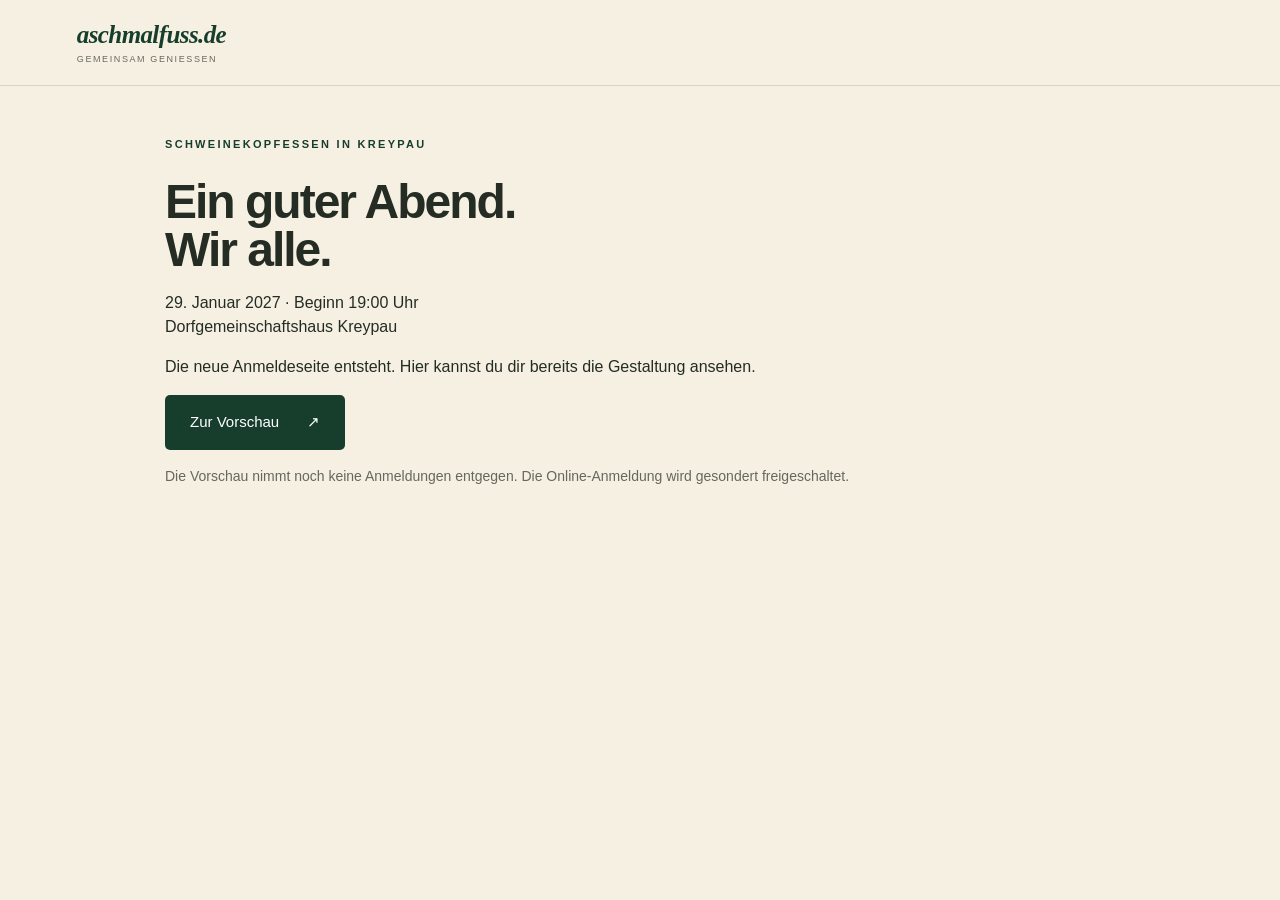
<file: index.html>
<!doctype html>
<html lang="de">
<head>
  <meta charset="utf-8">
  <meta name="viewport" content="width=device-width,initial-scale=1">
  <meta name="description" content="aschmalfuss.de – Projekte und gemeinsame Veranstaltungen.">
  <title>aschmalfuss.de · Gemeinsam genießen</title>
  <link rel="stylesheet" href="schweinekopfessen/public/style.css">
</head>
<body>
  <header><a class="brand" href="index.html">aschmalfuss.de<span>GEMEINSAM GENIESSEN</span></a></header>
  <main class="legal">
    <p class="eyebrow">SCHWEINEKOPFESSEN IN KREYPAU</p>
    <h1>Ein guter Abend.<br>Wir alle.</h1>
    <p>29. Januar 2027 · Beginn 19:00 Uhr<br>Dorfgemeinschaftshaus Kreypau</p>
    <p>Die neue Anmeldeseite entsteht. Hier kannst du dir bereits die Gestaltung ansehen.</p>
    <p><a class="pill" href="schweinekopfessen/vorschau/">Zur Vorschau <span aria-hidden="true">↗</span></a></p>
    <p class="muted">Die Vorschau nimmt noch keine Anmeldungen entgegen. Die Online-Anmeldung wird gesondert freigeschaltet.</p>
  </main>
</body>
</html>
</file>
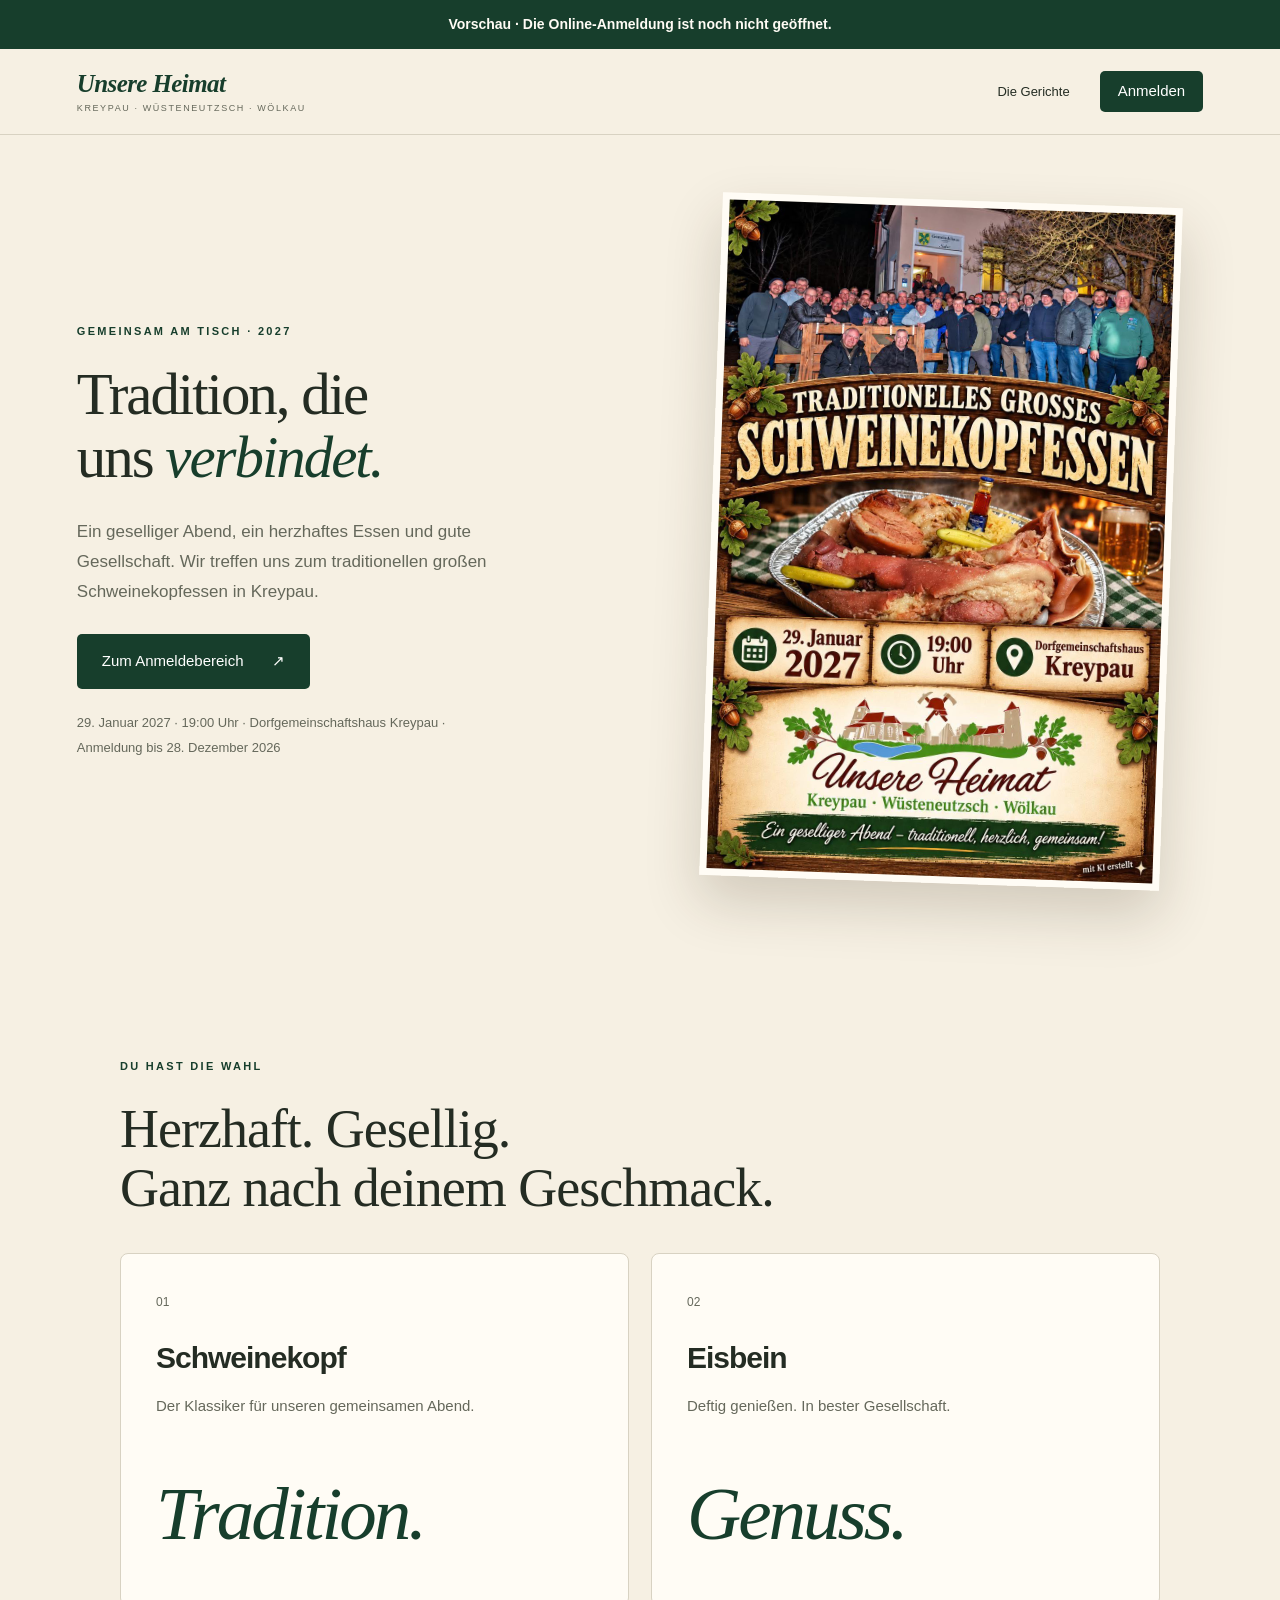
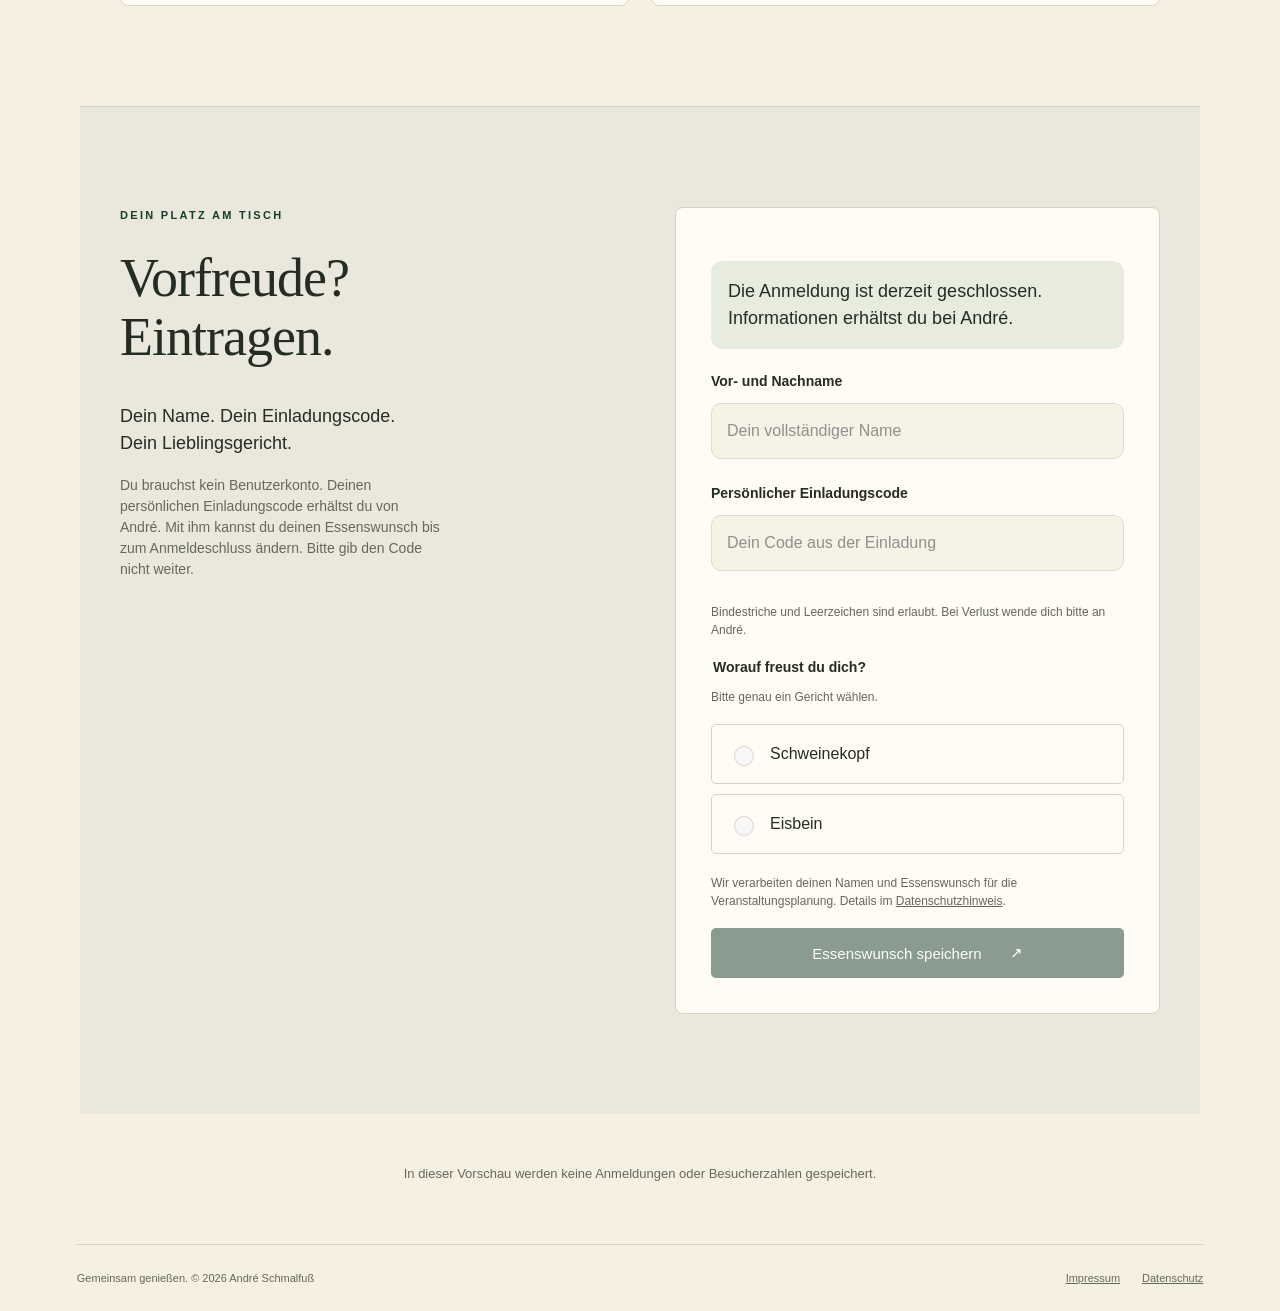
<file: schweinekopfessen/vorschau/index.html>
<!doctype html><html lang="de"><head><meta charset="utf-8"><meta name="viewport" content="width=device-width,initial-scale=1"><meta name="description" content="Gemeinsam genießen. Anmeldung zum Schweinekopfessen."><meta name="robots" content="noindex,nofollow"><link rel="stylesheet" href="preview.css"><title>Vorschau · Schweinekopfessen · Gemeinsam genießen</title><link rel="stylesheet" href="../public/style.css"></head><body><aside class="preview-banner">Vorschau · Die Online-Anmeldung ist noch nicht geöffnet.</aside>
<a class="skip" href="#anmeldung">Zur Anmeldung</a><header><a class="brand" href="../../index.html">Unsere Heimat<span>KREYPAU · WÜSTENEUTZSCH · WÖLKAU</span></a><nav><a href="#gerichte">Die Gerichte</a><a class="pill small" href="#anmeldung">Anmelden</a></nav></header>
<main><section class="hero"><div class="hero-copy"><p class="eyebrow">GEMEINSAM AM TISCH · 2027</p><h1>Tradition, die<br>uns <em>verbindet.</em></h1><p class="intro">Ein geselliger Abend, ein herzhaftes Essen und gute Gesellschaft. Wir treffen uns zum traditionellen großen Schweinekopfessen in Kreypau.</p><a class="pill" href="#anmeldung">Zum Anmeldebereich <span aria-hidden="true">↗</span></a><p class="event">29. Januar 2027 · 19:00 Uhr · Dorfgemeinschaftshaus Kreypau · Anmeldung bis 28. Dezember 2026</p></div><a class="poster" href="../public/assets/plakat.jpeg" target="_blank" rel="noopener" aria-label="Veranstaltungsplakat in voller Größe öffnen"><img src="../public/assets/plakat.jpeg" alt="Veranstaltungsplakat zum Schweinekopfessen mit Gruppenfoto und Heimatmotiv" width="1024" height="1536"></a></section>
<section id="gerichte" class="section"><p class="eyebrow">DU HAST DIE WAHL</p><h2>Herzhaft. Gesellig.<br>Ganz nach deinem Geschmack.</h2><div class="dishes"><article><span class="number">01</span><h3>Schweinekopf</h3><p>Der Klassiker für unseren gemeinsamen Abend.</p><span class="dish-word" aria-hidden="true">Tradition.</span></article><article><span class="number">02</span><h3>Eisbein</h3><p>Deftig genießen. In bester Gesellschaft.</p><span class="dish-word" aria-hidden="true">Genuss.</span></article></div></section>
<section id="anmeldung" class="section signup"><div><p class="eyebrow">DEIN PLATZ AM TISCH</p><h2>Vorfreude?<br>Eintragen.</h2><p>Dein Name. Dein Einladungscode.<br>Dein Lieblingsgericht.</p><p class="muted">Du brauchst kein Benutzerkonto. Deinen persönlichen Einladungscode erhältst du von André. Mit ihm kannst du deinen Essenswunsch bis zum Anmeldeschluss ändern. Bitte gib den Code nicht weiter.</p></div><div class="form-card">
<p class="notice">Die Anmeldung ist derzeit geschlossen. Informationen erhältst du bei André.</p><div class="preview-form">

<label for="name">Vor- und Nachname</label><input disabled id="name" name="name" autocomplete="name" maxlength="200" required placeholder="Dein vollständiger Name" value="">
<label for="invitation">Persönlicher Einladungscode</label><input disabled id="invitation" name="invitation" autocomplete="off" spellcheck="false" maxlength="64" required aria-describedby="code-hint" placeholder="Dein Code aus der Einladung"><p id="code-hint" class="hint">Bindestriche und Leerzeichen sind erlaubt. Bei Verlust wende dich bitte an André.</p>
<div class="honey" aria-hidden="true"><label>Webseite<input disabled name="website" tabindex="-1" autocomplete="off"></label></div>
<fieldset><legend>Worauf freust du dich?</legend><p class="hint">Bitte genau ein Gericht wählen.</p>
<label class="choice"><input disabled type="radio" name="meal" value="schweinekopf" required ><span>Schweinekopf</span></label>
<label class="choice"><input disabled type="radio" name="meal" value="eisbein" required ><span>Eisbein</span></label></fieldset>
<p class="hint">Wir verarbeiten deinen Namen und Essenswunsch für die Veranstaltungsplanung. Details im <a href="rechtliches.html#datenschutz">Datenschutzhinweis</a>.</p><button class="pill" disabled>Essenswunsch speichern <span aria-hidden="true">↗</span></button></div></div></section>
<p class="preview-note">In dieser Vorschau werden keine Anmeldungen oder Besucherzahlen gespeichert.</p></main><footer><span>Gemeinsam genießen. © 2026 André Schmalfuß</span><div><a href="rechtliches.html">Impressum</a><a href="rechtliches.html#datenschutz">Datenschutz</a></div></footer></body></html>
</file>
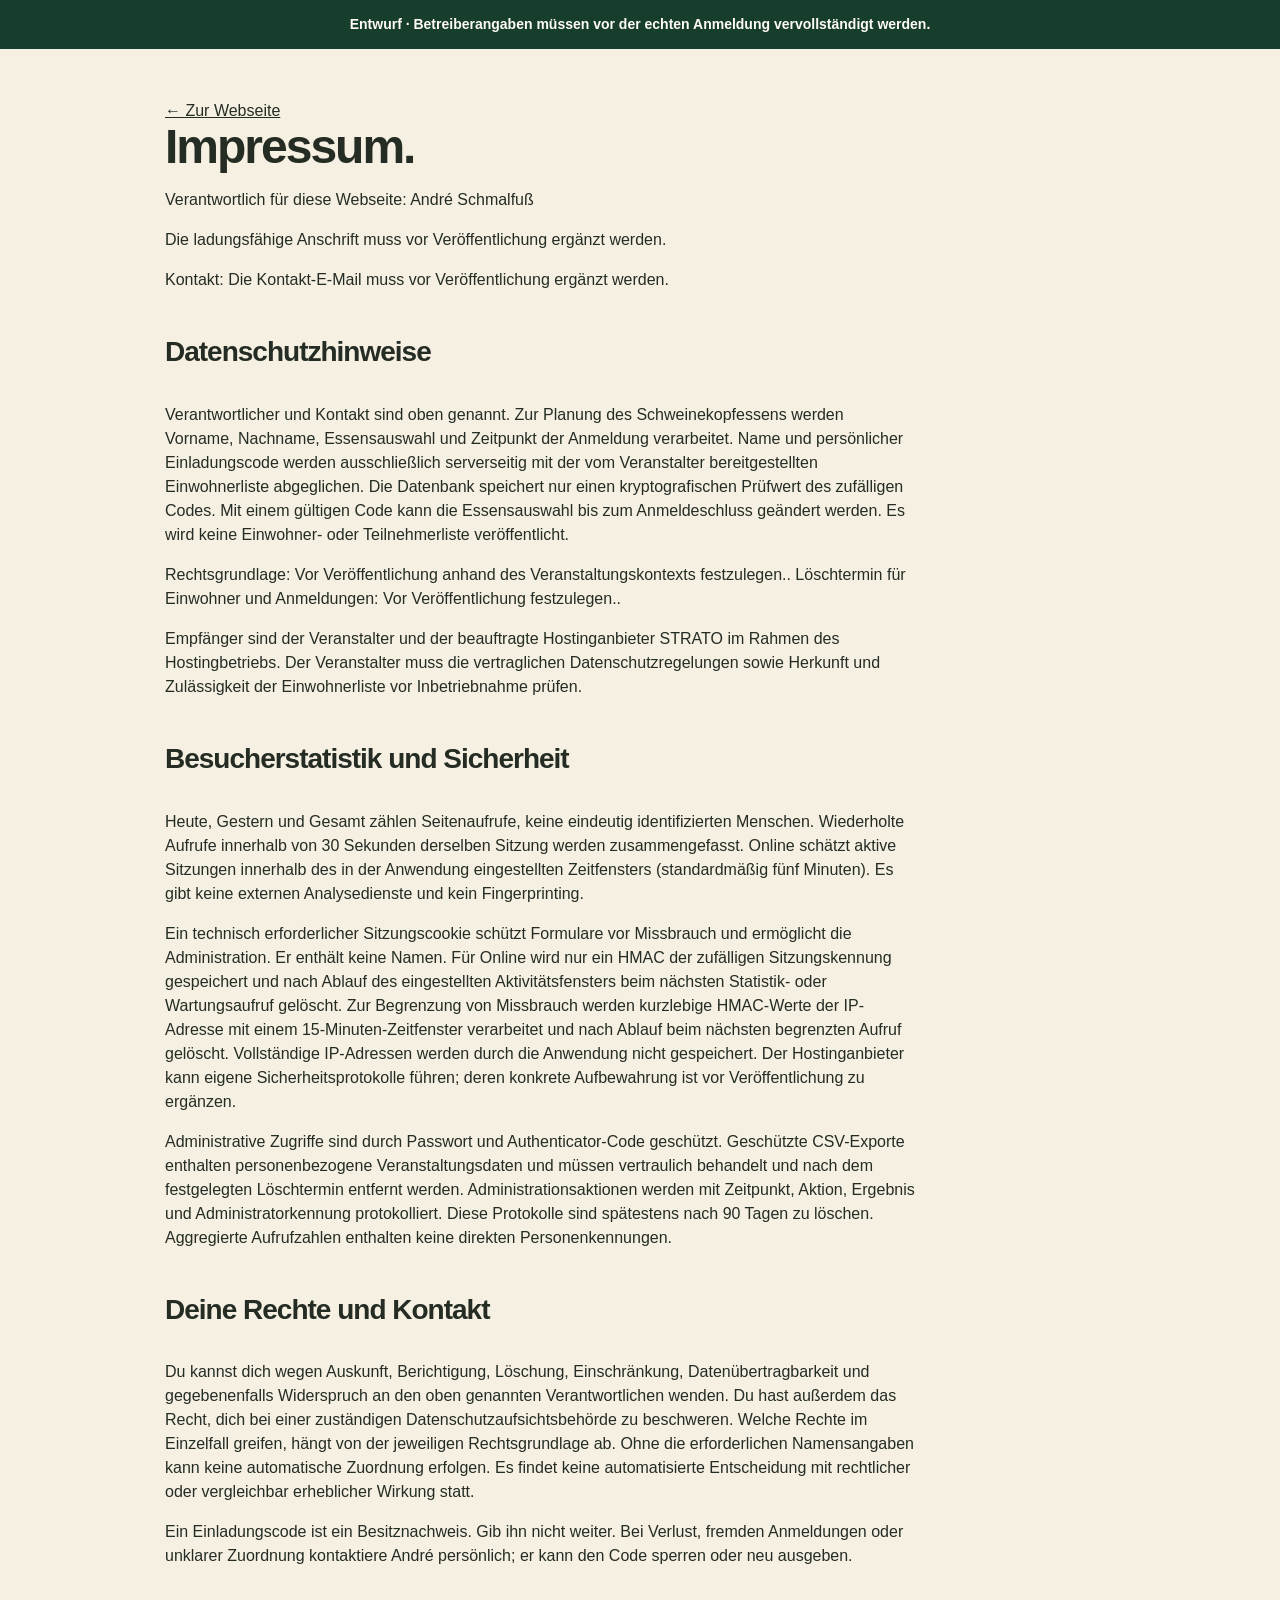
<file: schweinekopfessen/vorschau/rechtliches.html>
<!doctype html><html lang="de"><head><meta charset="utf-8"><meta name="viewport" content="width=device-width,initial-scale=1"><meta name="robots" content="noindex,nofollow"><link rel="stylesheet" href="preview.css"><title>Vorschau · Impressum & Datenschutz · Schweinekopfessen</title><link rel="stylesheet" href="../public/style.css"></head><body><aside class="preview-banner">Entwurf · Betreiberangaben müssen vor der echten Anmeldung vervollständigt werden.</aside><main class="legal"><a href="index.html">← Zur Webseite</a><h1>Impressum.</h1><p>Verantwortlich für diese Webseite: André Schmalfuß</p><p>Die ladungsfähige Anschrift muss vor Veröffentlichung ergänzt werden.</p><p>Kontakt: Die Kontakt-E-Mail muss vor Veröffentlichung ergänzt werden.</p><h2 id="datenschutz">Datenschutzhinweise</h2><p>Verantwortlicher und Kontakt sind oben genannt. Zur Planung des Schweinekopfessens werden Vorname, Nachname, Essensauswahl und Zeitpunkt der Anmeldung verarbeitet. Name und persönlicher Einladungscode werden ausschließlich serverseitig mit der vom Veranstalter bereitgestellten Einwohnerliste abgeglichen. Die Datenbank speichert nur einen kryptografischen Prüfwert des zufälligen Codes. Mit einem gültigen Code kann die Essensauswahl bis zum Anmeldeschluss geändert werden. Es wird keine Einwohner- oder Teilnehmerliste veröffentlicht.</p><p>Rechtsgrundlage: Vor Veröffentlichung anhand des Veranstaltungskontexts festzulegen.. Löschtermin für Einwohner und Anmeldungen: Vor Veröffentlichung festzulegen..</p><p>Empfänger sind der Veranstalter und der beauftragte Hostinganbieter STRATO im Rahmen des Hostingbetriebs. Der Veranstalter muss die vertraglichen Datenschutzregelungen sowie Herkunft und Zulässigkeit der Einwohnerliste vor Inbetriebnahme prüfen.</p><h2>Besucherstatistik und Sicherheit</h2><p>Heute, Gestern und Gesamt zählen Seitenaufrufe, keine eindeutig identifizierten Menschen. Wiederholte Aufrufe innerhalb von 30 Sekunden derselben Sitzung werden zusammengefasst. Online schätzt aktive Sitzungen innerhalb des in der Anwendung eingestellten Zeitfensters (standardmäßig fünf Minuten). Es gibt keine externen Analysedienste und kein Fingerprinting.</p><p>Ein technisch erforderlicher Sitzungscookie schützt Formulare vor Missbrauch und ermöglicht die Administration. Er enthält keine Namen. Für Online wird nur ein HMAC der zufälligen Sitzungskennung gespeichert und nach Ablauf des eingestellten Aktivitätsfensters beim nächsten Statistik- oder Wartungsaufruf gelöscht. Zur Begrenzung von Missbrauch werden kurzlebige HMAC-Werte der IP-Adresse mit einem 15-Minuten-Zeitfenster verarbeitet und nach Ablauf beim nächsten begrenzten Aufruf gelöscht. Vollständige IP-Adressen werden durch die Anwendung nicht gespeichert. Der Hostinganbieter kann eigene Sicherheitsprotokolle führen; deren konkrete Aufbewahrung ist vor Veröffentlichung zu ergänzen.</p><p>Administrative Zugriffe sind durch Passwort und Authenticator-Code geschützt. Geschützte CSV-Exporte enthalten personenbezogene Veranstaltungsdaten und müssen vertraulich behandelt und nach dem festgelegten Löschtermin entfernt werden. Administrationsaktionen werden mit Zeitpunkt, Aktion, Ergebnis und Administratorkennung protokolliert. Diese Protokolle sind spätestens nach 90 Tagen zu löschen. Aggregierte Aufrufzahlen enthalten keine direkten Personenkennungen.</p><h2>Deine Rechte und Kontakt</h2><p>Du kannst dich wegen Auskunft, Berichtigung, Löschung, Einschränkung, Datenübertragbarkeit und gegebenenfalls Widerspruch an den oben genannten Verantwortlichen wenden. Du hast außerdem das Recht, dich bei einer zuständigen Datenschutzaufsichtsbehörde zu beschweren. Welche Rechte im Einzelfall greifen, hängt von der jeweiligen Rechtsgrundlage ab. Ohne die erforderlichen Namensangaben kann keine automatische Zuordnung erfolgen. Es findet keine automatisierte Entscheidung mit rechtlicher oder vergleichbar erheblicher Wirkung statt.</p><p>Ein Einladungscode ist ein Besitznachweis. Gib ihn nicht weiter. Bei Verlust, fremden Anmeldungen oder unklarer Zuordnung kontaktiere André persönlich; er kann den Code sperren oder neu ausgeben.</p></main></body></html>
</file>
<file: schweinekopfessen/public/style.css>
@charset "UTF-8";
:root{color-scheme:light dark;--bg:#f5f5f7;--paper:#fff;--text:#20201f;--muted:#66665f;--line:#d8d8d2;--accent:#375b3c;--soft:#e9ede5}*{box-sizing:border-box}html{scroll-behavior:smooth;scroll-padding-top:100px}body{margin:0;background:var(--bg);color:var(--text);font-family:Inter,-apple-system,BlinkMacSystemFont,"Segoe UI",sans-serif;line-height:1.5}a{color:inherit}header{height:86px;padding:0 6%;display:flex;align-items:center;justify-content:space-between;background:var(--paper);border-bottom:1px solid var(--line)}.brand{font-size:19px;font-weight:750;letter-spacing:-.6px;text-decoration:none}.brand span{display:block;font-size:9px;letter-spacing:2px;color:var(--muted)}nav{display:flex;align-items:center;gap:30px;font-size:13px}nav>a{text-decoration:none}.pill{display:inline-flex;align-items:center;justify-content:center;gap:28px;padding:16px 25px;border:0;border-radius:99px;background:var(--accent);color:white;text-decoration:none;font:600 15px inherit;font-size:15px;cursor:pointer}.pill.small{padding:9px 18px}.pill:disabled{opacity:.5;cursor:not-allowed}.hero{text-align:center;padding:75px 24px 0;overflow:hidden}.eyebrow{font-size:11px;letter-spacing:2.3px;font-weight:750;color:var(--accent);margin:0 0 25px}h1{font-size:clamp(54px,7.7vw,104px);letter-spacing:-.067em;line-height:1.02;margin:0;font-weight:750}h1>span{color:var(--accent)}.intro{font-size:19px;color:var(--muted);margin:30px auto 25px}.event{font-size:12px;color:var(--muted);margin:22px 0 38px}.table-art{position:relative;margin:auto;max-width:1040px;height:330px;border-radius:30px 30px 0 0;background:linear-gradient(120deg,#d9dfd0,#a5b496);overflow:hidden;display:grid;place-items:center}.plate{width:360px;height:360px;border-radius:50%;background:#f2ede0;box-shadow:9px 20px 35px #35422d45,inset 0 0 0 3px #ffffff88;display:grid;place-items:center;transform:rotate(-12deg);z-index:1}.inner-plate{border:2px solid #d5d1c4;border-radius:50%;width:280px;height:280px;display:flex;align-items:center;justify-content:center;flex-direction:column;color:#4a5740;font-size:29px;line-height:1.3;letter-spacing:-1px;box-shadow:inset 0 4px 10px #6c725115}.inner-plate em{font-family:Georgia,serif;font-size:24px}.napkin{position:absolute;background:#667851;width:190px;height:340px;right:12%;top:40px;transform:rotate(22deg);box-shadow:0 8px 20px #23311f30}.table-caption{position:absolute;left:35px;bottom:25px;font-size:9px;letter-spacing:2px;color:#35442c}.section{max-width:1120px;margin:auto;padding:100px 40px}h2{font-size:clamp(34px,4.3vw,54px);line-height:1.1;letter-spacing:-2px;margin:0 0 35px}h3{font-size:30px;letter-spacing:-1px;margin:22px 0 8px}.dishes{display:grid;grid-template-columns:1fr 1fr;gap:22px}.dishes article{background:var(--paper);border-radius:25px;padding:35px;overflow:hidden}.number{font-size:12px;color:var(--muted)}.dishes p{color:var(--muted);font-size:15px}.dish-word{display:block;font-family:Georgia,serif;font-style:italic;font-size:clamp(40px,6vw,75px);color:var(--accent);margin-top:40px;letter-spacing:-3px}.signup{display:grid;grid-template-columns:1fr 1fr;gap:70px;border-top:1px solid var(--line)}.signup>div>p{font-size:18px}.signup .eyebrow{font-size:11px}.muted{color:var(--muted);font-size:14px!important;max-width:320px}.form-card{padding:35px;border-radius:26px;background:var(--paper)}form>label,legend{font-weight:650;font-size:14px}input:not([type=checkbox]):not([type=radio]):not([type=hidden]),textarea,select{width:100%;padding:15px;font:inherit;color:var(--text);background:var(--bg);border:1px solid var(--line);border-radius:10px;margin:10px 0 22px}fieldset{border:0;margin:0;padding:0}.hint{font-size:12px;color:var(--muted);margin:10px 0 18px}.choice{display:flex;align-items:center;gap:13px;padding:17px;border:1px solid var(--line);border-radius:12px;margin:10px 0;cursor:pointer}.choice:has(:checked){border-color:var(--accent);background:var(--soft)}input[type=checkbox],input[type=radio]{width:20px;height:20px;accent-color:var(--accent)}form>.pill{width:100%}.notice{padding:17px;background:var(--soft);border-radius:12px;font-size:14px;margin-bottom:20px}.error{border:1px solid #a44838}.honey{position:absolute;left:-9999px}.stats{max-width:700px;margin:0 auto 70px;display:flex;justify-content:space-around;flex-wrap:wrap;text-align:center}.stats div{width:25%}.stats strong{display:block;font-size:25px;letter-spacing:-1px}.stats span,.stats p{font-size:11px;color:var(--muted)}.stats p{width:100%;margin-top:22px}footer{border-top:1px solid var(--line);margin:0 6%;padding:25px 0;display:flex;justify-content:space-between;gap:20px;font-size:11px;color:var(--muted)}footer div{display:flex;gap:22px}.skip{position:absolute;left:15px;top:-80px;z-index:9;background:var(--paper);padding:15px}.skip:focus{top:10px}:focus-visible{outline:3px solid #6198da;outline-offset:5px}.legal,.admin{max-width:1000px;margin:auto;padding:50px 25px}.legal h1,.admin h1{font-size:48px;letter-spacing:-2px}.legal h2,.admin h2{font-size:28px;margin-top:45px;letter-spacing:-1px}.legal p{max-width:750px}.admin form{max-width:500px;margin:25px 0}.table-wrap{overflow:auto}table{border-collapse:collapse;width:100%;font-size:14px}td,th{text-align:left;padding:14px;border-bottom:1px solid var(--line)}td form{margin:0!important}.admin button{padding:10px}.admin textarea{min-height:160px}@media(max-width:700px){header{height:75px;padding:0 20px}nav>a:first-child{display:none}.hero{padding-top:55px}.intro{font-size:16px}.section{padding:65px 22px}.dishes,.signup{grid-template-columns:1fr;gap:22px}.form-card{padding:23px}.table-art{height:240px}.plate{width:280px;height:280px}.inner-plate{width:220px;height:220px;font-size:25px}.inner-plate em{font-size:20px}.napkin{right:-10px}.table-caption{display:none}footer{flex-direction:column}.stats{padding:0 20px}.signup h2{margin-bottom:20px}}@media(prefers-color-scheme:dark){:root{--bg:#161815;--paper:#22251f;--text:#f2f3ed;--muted:#b1b7a9;--line:#434b3d;--accent:#91b887;--soft:#303f2b}.pill{background:#a3c095;color:#172113}.table-art{filter:brightness(.8)}}@media(prefers-reduced-motion:reduce){html{scroll-behavior:auto}*{animation:none!important;transition:none!important}}

.resident{border:1px solid var(--line);border-radius:12px;padding:18px;margin:12px 0}.resident summary{cursor:pointer;font-weight:600}.resident button{margin:5px 4px 5px 0}.invitation-code{display:block;font-size:18px;overflow-wrap:anywhere}.admin td form{min-width:180px}.admin input[type=file]{font-size:13px}

/* Plakatgestaltung: gemeinsame Oberfläche für Anwendung und Vorschau. */
:root{color-scheme:light;--bg:#f6f0e3;--paper:#fffcf5;--text:#242c23;--muted:#65685b;--line:#d8d2c2;--accent:#173e2c;--soft:#e8ecdf}
header{background:var(--bg)}.brand{font:italic bold 25px Georgia,serif;color:var(--accent)}.brand span{font:9px Arial,sans-serif;letter-spacing:1.6px;margin-top:5px}.pill{border-radius:5px;background:var(--accent);color:#fff}.hero{display:grid;grid-template-columns:minmax(0,1fr) minmax(0,1fr);align-items:center;gap:7%;max-width:1370px;margin:auto;padding:65px 6% 75px;text-align:left;overflow:visible}.hero h1{font:clamp(40px,4.6vw,68px)/1.06 Georgia,serif;letter-spacing:-2px}.hero h1 em{font-weight:400;color:var(--accent)}.hero .intro{font-size:17px;line-height:1.75;max-width:440px;margin:28px 0}.hero .event{font-size:13px;line-height:1.9;max-width:420px;margin-bottom:0}.poster{display:block;width:100%;max-width:460px;margin:auto;border:7px solid var(--paper);box-shadow:0 25px 55px #33241130;transform:rotate(2deg)}.poster img{display:block;width:100%;height:auto}.section h2{font-family:Georgia,serif;font-weight:400;letter-spacing:-1px}.dishes article,.form-card{border-radius:8px;border:1px solid var(--line)}.signup{background:#eae8dc}.choice{border-radius:5px}.stats{padding-top:35px}.preview-note{padding-top:20px}
@media(max-width:760px){.hero{grid-template-columns:minmax(0,1fr);gap:35px;padding:38px 6% 55px}.hero h1{font-size:clamp(38px,10vw,54px)}.poster{max-width:380px;transform:none}.brand{font-size:21px}.brand span{font-size:8px;letter-spacing:1px}.signup{grid-template-columns:1fr}.hero .intro{font-size:16px}}
@media(max-width:380px){header{gap:12px}.brand{font-size:19px;min-width:0}.brand span{font-size:7px;letter-spacing:.6px;line-height:1.4}.pill.small{padding:9px 14px;font-size:12px}}
</file>
<file: schweinekopfessen/vorschau/preview.css>
.preview-banner{background:var(--accent);color:var(--paper);padding:14px 22px;text-align:center;font-size:14px;font-weight:650}.preview-note{text-align:center;margin:30px 24px 60px;color:var(--muted);font-size:13px}.preview-form>label{font-size:14px;font-weight:650}.preview-form>.pill{width:100%}.preview-form input:disabled{opacity:.8}.preview-form .choice{cursor:default}
</file>
